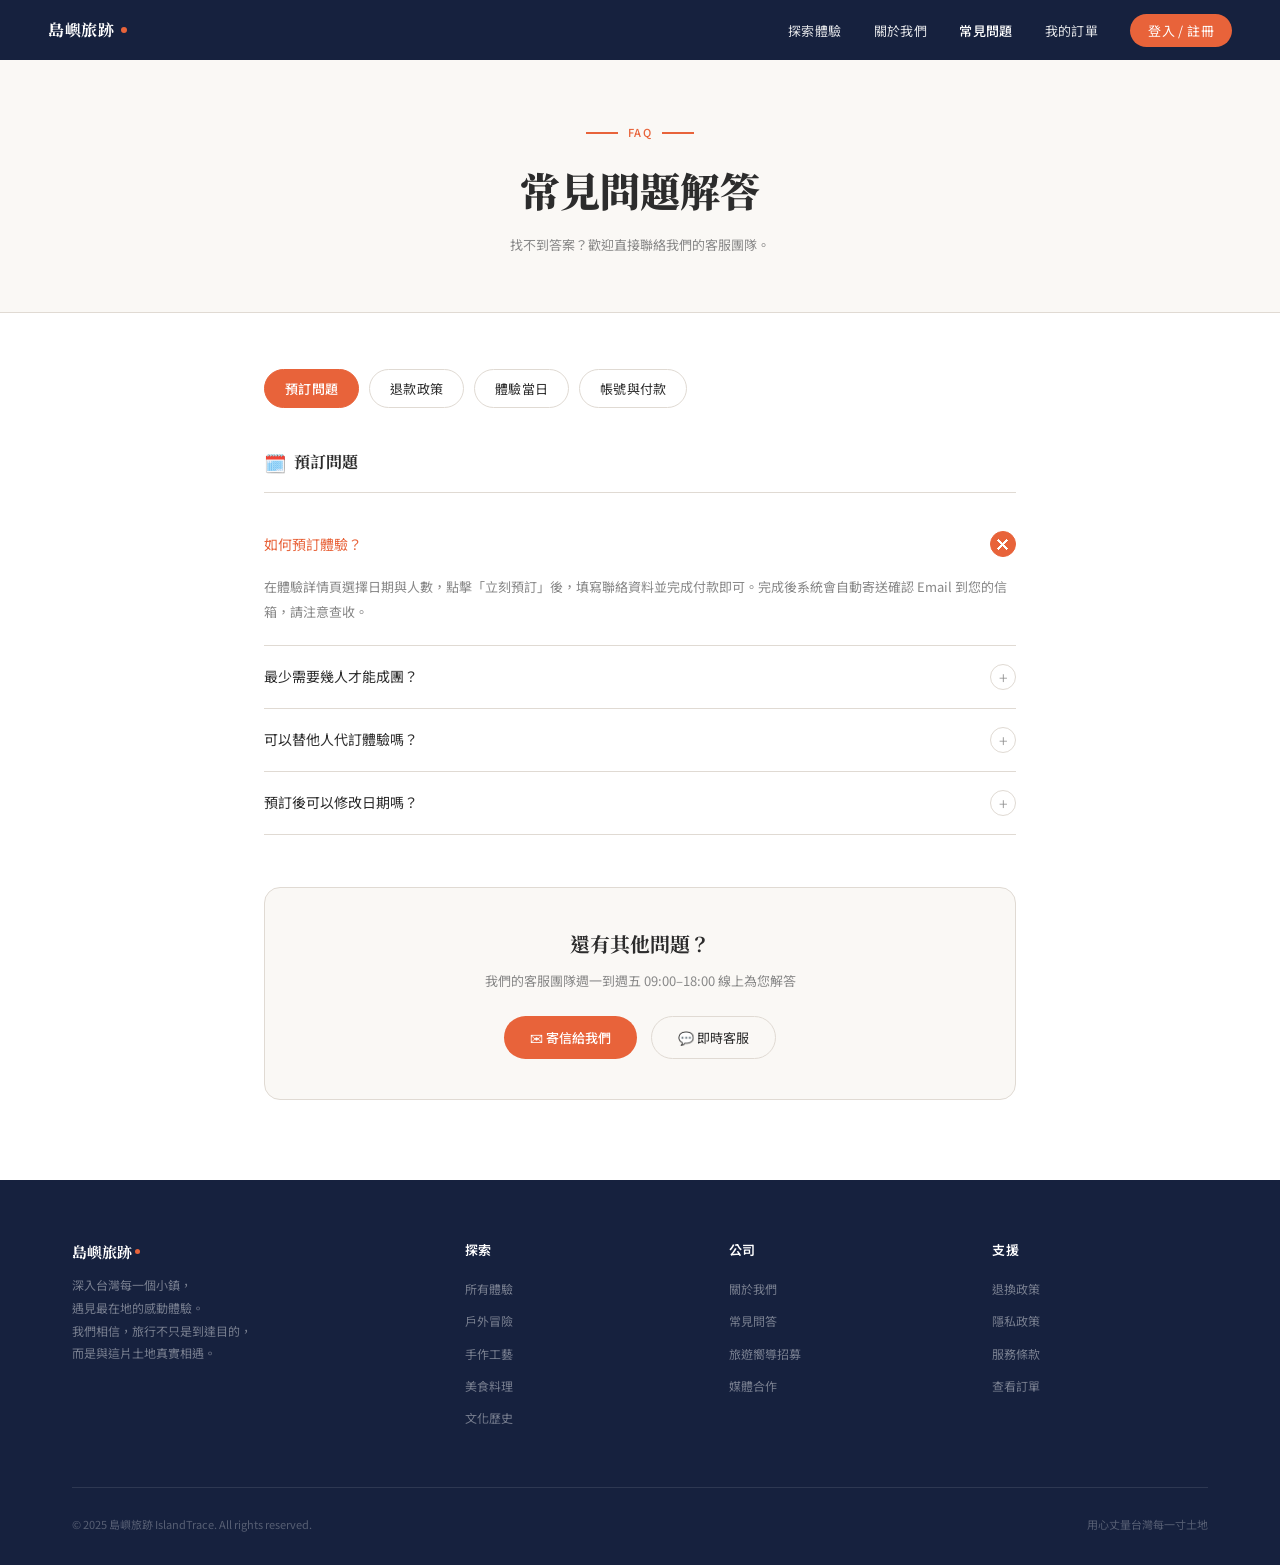
<file: faq.html>
<!DOCTYPE html>
<html lang="zh-TW">
<head>
  <meta charset="UTF-8" />
  <meta name="viewport" content="width=device-width, initial-scale=1.0" />
  <title>常見問題解答 — 島嶼旅跡 IslandTrace</title>
  <link rel="preconnect" href="https://fonts.googleapis.com" />
  <link rel="preconnect" href="https://fonts.gstatic.com" crossorigin />
  <link href="https://fonts.googleapis.com/css2?family=Noto+Serif+TC:wght@400;600;700;900&family=Noto+Sans+TC:wght@300;400;500;600&display=swap" rel="stylesheet" />
  <style>
    *, *::before, *::after { box-sizing: border-box; margin: 0; padding: 0; }

    :root {
      --orange: #E8633A;
      --orange-light: #F07A54;
      --dark: #1A1A2E;
      --navy: #16213E;
      --cream: #F5F0EB;
      --warm-white: #FAF8F5;
      --text-main: #2C2C2C;
      --text-muted: #888;
      --border: #E0DAD3;
      --star: #E8633A;
      --serif: 'Noto Serif TC', serif;
      --sans: 'Noto Sans TC', sans-serif;
    }

    html { scroll-behavior: smooth; }

    body {
      font-family: var(--sans);
      color: var(--text-main);
      background: #fff;
      font-size: 14px;
      line-height: 1.6;
      display: flex;
      flex-direction: column;
      min-height: 100vh;
    }

    a { text-decoration: none; color: inherit; }

    /* ===================== NAV ===================== */
    nav {
      position: fixed;
      top: 0; left: 0; right: 0;
      z-index: 100;
      display: flex;
      align-items: center;
      justify-content: space-between;
      padding: 0 48px;
      height: 60px;
      background: var(--navy);
      backdrop-filter: blur(12px);
      -webkit-backdrop-filter: blur(12px);
    }

    .nav-logo {
      font-family: var(--serif);
      font-size: 16px;
      font-weight: 700;
      color: #fff;
      letter-spacing: 0.04em;
      display: flex;
      align-items: center;
      gap: 4px;
    }

    .nav-logo .dot {
      width: 6px; height: 6px;
      background: var(--orange);
      border-radius: 50%;
      display: inline-block;
      margin-left: 2px;
    }

    .nav-links {
      display: flex;
      align-items: center;
      gap: 32px;
      list-style: none;
    }

    .nav-links a {
      color: rgba(255,255,255,0.88);
      font-size: 13px;
      font-weight: 400;
      letter-spacing: 0.03em;
      transition: color 0.2s;
    }
    .nav-links a:hover { color: #fff; }
    .nav-links a.active { color: #fff; font-weight: 500; }

    .nav-cta {
      background: var(--orange);
      color: #fff !important;
      padding: 7px 18px;
      border-radius: 20px;
      font-weight: 500;
      font-size: 13px;
      transition: background 0.2s;
    }
    .nav-cta:hover { background: var(--orange-light) !important; }

    /* ===================== MAIN ===================== */
    main {
      flex: 1;
      padding-top: 60px;
    }

    /* ===================== FAQ HERO ===================== */
    .faq-hero {
      background: var(--warm-white);
      text-align: center;
      padding: 64px 72px 56px;
      border-bottom: 1px solid var(--border);
    }

    .faq-hero-eyebrow {
      display: flex;
      align-items: center;
      justify-content: center;
      gap: 10px;
      font-size: 11px;
      color: var(--orange);
      letter-spacing: 0.12em;
      text-transform: uppercase;
      font-weight: 500;
      margin-bottom: 16px;
    }

    .faq-hero-eyebrow::before,
    .faq-hero-eyebrow::after {
      content: '';
      display: block;
      width: 32px; height: 1.5px;
      background: var(--orange);
    }

    .faq-hero h1 {
      font-family: var(--serif);
      font-size: clamp(28px, 4vw, 40px);
      font-weight: 900;
      color: var(--text-main);
      margin-bottom: 12px;
    }

    .faq-hero p {
      font-size: 13px;
      color: var(--text-muted);
      line-height: 1.7;
    }

    /* ===================== FAQ CONTENT ===================== */
    .faq-content {
      max-width: 800px;
      margin: 0 auto;
      padding: 56px 24px 80px;
    }

    /* ===================== TABS ===================== */
    .faq-tabs {
      display: flex;
      gap: 10px;
      flex-wrap: wrap;
      margin-bottom: 40px;
    }

    .tab-btn {
      padding: 9px 20px;
      border-radius: 24px;
      border: 1.5px solid var(--border);
      background: #fff;
      color: var(--text-main);
      font-size: 13px;
      font-family: var(--sans);
      font-weight: 400;
      cursor: pointer;
      transition: all 0.2s;
      letter-spacing: 0.02em;
    }

    .tab-btn:hover {
      border-color: var(--orange);
      color: var(--orange);
    }

    .tab-btn.active {
      background: var(--orange);
      border-color: var(--orange);
      color: #fff;
      font-weight: 500;
    }

    /* ===================== FAQ SECTION ===================== */
    .faq-section { display: none; }
    .faq-section.active { display: block; }

    .faq-section-title {
      display: flex;
      align-items: center;
      gap: 8px;
      font-family: var(--serif);
      font-size: 16px;
      font-weight: 700;
      color: var(--text-main);
      margin-bottom: 20px;
      padding-bottom: 16px;
      border-bottom: 1.5px solid var(--border);
    }

    .faq-section-title .section-icon {
      font-size: 18px;
    }

    /* ===================== ACCORDION ===================== */
    .accordion-item {
      border-bottom: 1px solid var(--border);
    }

    .accordion-header {
      display: flex;
      align-items: center;
      justify-content: space-between;
      padding: 18px 0;
      cursor: pointer;
      gap: 16px;
      transition: color 0.2s;
    }

    .accordion-header:hover .accordion-question {
      color: var(--orange);
    }

    .accordion-header.open .accordion-question {
      color: var(--orange);
    }

    .accordion-question {
      font-size: 14px;
      font-weight: 400;
      color: var(--text-main);
      transition: color 0.2s;
      line-height: 1.5;
    }

    .accordion-icon {
      width: 26px; height: 26px;
      border-radius: 50%;
      border: 1.5px solid var(--border);
      display: flex; align-items: center; justify-content: center;
      flex-shrink: 0;
      font-size: 16px;
      color: var(--text-muted);
      transition: all 0.2s;
      font-weight: 300;
      line-height: 1;
    }

    .accordion-header.open .accordion-icon {
      background: var(--orange);
      border-color: var(--orange);
      color: #fff;
      transform: rotate(0deg);
    }

    .accordion-body {
      display: none;
      padding: 0 0 20px;
    }

    .accordion-body.open {
      display: block;
    }

    .accordion-body p {
      font-size: 13px;
      color: var(--text-muted);
      line-height: 1.9;
    }

    /* ===================== CONTACT CARD ===================== */
    .contact-card {
      background: var(--warm-white);
      border: 1.5px solid var(--border);
      border-radius: 16px;
      padding: 40px 32px;
      text-align: center;
      margin-top: 52px;
    }

    .contact-card h3 {
      font-family: var(--serif);
      font-size: 20px;
      font-weight: 700;
      color: var(--text-main);
      margin-bottom: 10px;
    }

    .contact-card p {
      font-size: 13px;
      color: var(--text-muted);
      margin-bottom: 24px;
      line-height: 1.7;
    }

    .contact-actions {
      display: flex;
      justify-content: center;
      gap: 14px;
      flex-wrap: wrap;
    }

    .btn-primary {
      background: var(--orange);
      color: #fff;
      border: none;
      border-radius: 28px;
      padding: 12px 26px;
      font-size: 13px;
      font-weight: 500;
      cursor: pointer;
      font-family: var(--sans);
      display: flex;
      align-items: center;
      gap: 7px;
      transition: background 0.2s;
    }
    .btn-primary:hover { background: var(--orange-light); }

    .btn-outline-dark {
      background: transparent;
      color: var(--text-main);
      border: 1.5px solid var(--border);
      border-radius: 28px;
      padding: 11px 26px;
      font-size: 13px;
      font-weight: 400;
      cursor: pointer;
      font-family: var(--sans);
      display: flex;
      align-items: center;
      gap: 7px;
      transition: border-color 0.2s;
    }
    .btn-outline-dark:hover { border-color: var(--text-main); }

    /* ===================== FOOTER ===================== */
    footer {
      background: var(--navy);
      padding: 60px 72px 32px;
    }

    .footer-grid {
      display: grid;
      grid-template-columns: 1.6fr 1fr 1fr 1fr;
      gap: 48px;
      padding-bottom: 48px;
      border-bottom: 1px solid rgba(255,255,255,0.1);
    }

    .footer-brand .logo {
      font-family: var(--serif);
      font-size: 15px;
      font-weight: 700;
      color: #fff;
      margin-bottom: 6px;
      display: flex;
      align-items: center;
      gap: 3px;
    }

    .footer-brand .logo .dot {
      width: 5px; height: 5px;
      background: var(--orange);
      border-radius: 50%;
      display: inline-block;
    }

    .footer-brand p {
      font-size: 12px;
      color: rgba(255,255,255,0.42);
      line-height: 1.9;
      max-width: 220px;
      margin-top: 10px;
    }

    .footer-col h4 {
      font-size: 13px;
      font-weight: 600;
      color: #fff;
      margin-bottom: 16px;
      letter-spacing: 0.02em;
    }

    .footer-col ul { list-style: none; }

    .footer-col ul li { margin-bottom: 10px; }

    .footer-col ul li a {
      font-size: 12px;
      color: rgba(255,255,255,0.42);
      transition: color 0.2s;
    }
    .footer-col ul li a:hover { color: rgba(255,255,255,0.82); }

    .footer-bottom {
      display: flex;
      align-items: center;
      justify-content: space-between;
      padding-top: 28px;
    }

    .footer-bottom p { font-size: 11px; color: rgba(255,255,255,0.28); }
    .footer-bottom a { font-size: 11px; color: rgba(255,255,255,0.28); }
    .footer-bottom a:hover { color: rgba(255,255,255,0.6); }

    /* ===================== RESPONSIVE ===================== */
    @media (max-width: 1024px) {
      nav { padding: 0 28px; }
      .faq-hero { padding: 56px 36px 48px; }
      .faq-content { padding: 48px 36px 72px; }
      footer { padding: 48px 36px 24px; }
      .footer-grid { grid-template-columns: 1fr 1fr; gap: 32px; }
    }

    @media (max-width: 680px) {
      .nav-links { display: none; }
      .faq-hero { padding: 48px 20px 40px; }
      .faq-content { padding: 36px 20px 60px; }
      .contact-card { padding: 32px 20px; }
      footer { padding: 40px 20px 20px; }
      .footer-grid { grid-template-columns: 1fr 1fr; gap: 28px; }
      .footer-bottom { flex-direction: column; gap: 8px; text-align: center; }
    }
  </style>
</head>
<body>

  <!-- NAV -->
  <nav>
    <a href="index.html" class="nav-logo">
      島嶼旅跡<span class="dot"></span>
    </a>
    <ul class="nav-links">
      <li><a href="products.html">探索體驗</a></li>
      <li><a href="about.html">關於我們</a></li>
      <li><a href="faq.html" class="active">常見問題</a></li>
      <li><a href="profile-1.html">我的訂單</a></li>
      <li><a href="login.html" class="nav-cta">登入 / 註冊</a></li>
    </ul>
  </nav>

  <main>

    <!-- FAQ HERO -->
    <div class="faq-hero">
      <div class="faq-hero-eyebrow">FAQ</div>
      <h1>常見問題解答</h1>
      <p>找不到答案？歡迎直接聯絡我們的客服團隊。</p>
    </div>

    <!-- FAQ CONTENT -->
    <div class="faq-content">

      <!-- TABS -->
      <div class="faq-tabs">
        <button class="tab-btn active" data-target="booking">預訂問題</button>
        <button class="tab-btn" data-target="refund">退款政策</button>
        <button class="tab-btn" data-target="experience">體驗當日</button>
        <button class="tab-btn" data-target="payment">帳號與付款</button>
      </div>

      <!-- SECTION: 預訂問題 -->
      <div class="faq-section active" id="booking">
        <div class="faq-section-title">
          <span class="section-icon">🗓️</span> 預訂問題
        </div>

        <div class="accordion-item">
          <div class="accordion-header open" onclick="toggleAccordion(this)">
            <span class="accordion-question">如何預訂體驗？</span>
            <span class="accordion-icon">✕</span>
          </div>
          <div class="accordion-body open">
            <p>在體驗詳情頁選擇日期與人數，點擊「立刻預訂」後，填寫聯絡資料並完成付款即可。完成後系統會自動寄送確認 Email 到您的信箱，請注意查收。</p>
          </div>
        </div>

        <div class="accordion-item">
          <div class="accordion-header" onclick="toggleAccordion(this)">
            <span class="accordion-question">最少需要幾人才能成團？</span>
            <span class="accordion-icon">+</span>
          </div>
          <div class="accordion-body">
            <p>各體驗的最低成團人數不同，請在體驗詳情頁查看相關說明。通常 1–2 人即可成團，部分特殊體驗可能需要最低 3 人。若成團人數不足，我們會提前 3 天通知您並安排退款或改期。</p>
          </div>
        </div>

        <div class="accordion-item">
          <div class="accordion-header" onclick="toggleAccordion(this)">
            <span class="accordion-question">可以替他人代訂體驗嗎？</span>
            <span class="accordion-icon">+</span>
          </div>
          <div class="accordion-body">
            <p>可以！您可以為親友代訂體驗，填寫聯絡資料時請填寫實際參加者的姓名與聯絡電話，以便嚮導在當天確認身份。</p>
          </div>
        </div>

        <div class="accordion-item">
          <div class="accordion-header" onclick="toggleAccordion(this)">
            <span class="accordion-question">預訂後可以修改日期嗎？</span>
            <span class="accordion-icon">+</span>
          </div>
          <div class="accordion-body">
            <p>可以，在體驗日期前 72 小時內均可免費改期一次。請登入會員中心，進入「我的訂單」頁面操作，或聯絡客服協助處理。</p>
          </div>
        </div>
      </div>

      <!-- SECTION: 退款政策 -->
      <div class="faq-section" id="refund">
        <div class="faq-section-title">
          <span class="section-icon">💳</span> 退款政策
        </div>

        <div class="accordion-item">
          <div class="accordion-header" onclick="toggleAccordion(this)">
            <span class="accordion-question">如何申請退款？</span>
            <span class="accordion-icon">+</span>
          </div>
          <div class="accordion-body">
            <p>請登入會員中心，進入「我的訂單」頁面，選擇要取消的訂單後點選「申請退款」。退款金額將依照取消時間點計算，通常於 5–7 個工作天內退回原付款帳戶。</p>
          </div>
        </div>

        <div class="accordion-item">
          <div class="accordion-header" onclick="toggleAccordion(this)">
            <span class="accordion-question">退款的時間政策是什麼？</span>
            <span class="accordion-icon">+</span>
          </div>
          <div class="accordion-body">
            <p>體驗開始前 7 天以上取消：全額退款。體驗前 3–7 天取消：退款 50%。體驗前 3 天內取消：不予退款。如遇颱風或不可抗力因素，將另行評估全額退款。</p>
          </div>
        </div>

        <div class="accordion-item">
          <div class="accordion-header" onclick="toggleAccordion(this)">
            <span class="accordion-question">嚮導取消體驗時我可以退款嗎？</span>
            <span class="accordion-icon">+</span>
          </div>
          <div class="accordion-body">
            <p>若嚮導因故取消體驗，我們將全額退款給您，並優先協助安排相似的替代體驗。我們會在取消後 24 小時內主動與您聯繫。</p>
          </div>
        </div>
      </div>

      <!-- SECTION: 體驗當日 -->
      <div class="faq-section" id="experience">
        <div class="faq-section-title">
          <span class="section-icon">🗺️</span> 體驗當日
        </div>

        <div class="accordion-item">
          <div class="accordion-header" onclick="toggleAccordion(this)">
            <span class="accordion-question">我需要提前多久抵達集合地點？</span>
            <span class="accordion-icon">+</span>
          </div>
          <div class="accordion-body">
            <p>建議您提前 10–15 分鐘抵達集合地點，讓嚮導有足夠時間確認人數並進行行前說明。集合地點與時間將於確認 Email 中詳細說明。</p>
          </div>
        </div>

        <div class="accordion-item">
          <div class="accordion-header" onclick="toggleAccordion(this)">
            <span class="accordion-question">體驗需要攜帶什麼？</span>
            <span class="accordion-icon">+</span>
          </div>
          <div class="accordion-body">
            <p>不同體驗的裝備需求不同，請參考各體驗頁面的「注意事項」欄位。一般建議攜帶：個人證件、舒適的服裝與鞋子、飲用水，以及防曬用品（戶外體驗）。</p>
          </div>
        </div>

        <div class="accordion-item">
          <div class="accordion-header" onclick="toggleAccordion(this)">
            <span class="accordion-question">下雨天體驗還會舉辦嗎？</span>
            <span class="accordion-icon">+</span>
          </div>
          <div class="accordion-body">
            <p>一般室內體驗不受天氣影響。戶外體驗遇小雨通常照常進行，嚮導將視當天天氣狀況判斷是否調整行程。若遇颱風等惡劣天氣，我們會主動聯繫您安排改期或退款。</p>
          </div>
        </div>
      </div>

      <!-- SECTION: 帳號與付款 -->
      <div class="faq-section" id="payment">
        <div class="faq-section-title">
          <span class="section-icon">🔐</span> 帳號與付款
        </div>

        <div class="accordion-item">
          <div class="accordion-header" onclick="toggleAccordion(this)">
            <span class="accordion-question">支援哪些付款方式？</span>
            <span class="accordion-icon">+</span>
          </div>
          <div class="accordion-body">
            <p>目前支援信用卡（Visa、MasterCard、JCB）、LINE Pay、街口支付，以及銀行轉帳。所有付款流程均採 SSL 加密保護，安全有保障。</p>
          </div>
        </div>

        <div class="accordion-item">
          <div class="accordion-header" onclick="toggleAccordion(this)">
            <span class="accordion-question">我可以索取發票嗎？</span>
            <span class="accordion-icon">+</span>
          </div>
          <div class="accordion-body">
            <p>可以，付款完成後我們將自動開立電子發票並寄送至您的 Email。如需統編發票，請在結帳時填寫公司統一編號與抬頭。</p>
          </div>
        </div>

        <div class="accordion-item">
          <div class="accordion-header" onclick="toggleAccordion(this)">
            <span class="accordion-question">如何重設密碼？</span>
            <span class="accordion-icon">+</span>
          </div>
          <div class="accordion-body">
            <p>請點選登入頁面的「忘記密碼」，輸入您的註冊 Email 後，系統將寄送重設密碼連結至您的信箱。連結有效時間為 30 分鐘，請盡快完成操作。</p>
          </div>
        </div>
      </div>

      <!-- CONTACT CARD -->
      <div class="contact-card">
        <h3>還有其他問題？</h3>
        <p>我們的客服團隊週一到週五 09:00–18:00 線上為您解答</p>
        <div class="contact-actions">
          <button class="btn-primary">
            ✉ 寄信給我們
          </button>
          <button class="btn-outline-dark">
            💬 即時客服
          </button>
        </div>
      </div>

    </div>
  </main>

  <!-- FOOTER -->
  <footer>
    <div class="footer-grid">
      <div class="footer-brand">
        <div class="logo">島嶼旅跡<span class="dot"></span></div>
        <p>深入台灣每一個小鎮，<br>遇見最在地的感動體驗。<br>我們相信，旅行不只是到達目的，<br>而是與這片土地真實相遇。</p>
      </div>
      <div class="footer-col">
        <h4>探索</h4>
        <ul>
          <li><a href="products.html">所有體驗</a></li>
          <li><a href="products.html?category=戶外">戶外冒險</a></li>
          <li><a href="products.html?category=手作">手作工藝</a></li>
          <li><a href="products.html?category=美食">美食料理</a></li>
          <li><a href="products.html?category=文化">文化歷史</a></li>
        </ul>
      </div>
      <div class="footer-col">
        <h4>公司</h4>
        <ul>
          <li><a href="about.html">關於我們</a></li>
          <li><a href="faq.html">常見問答</a></li>
          <li><a href="index.html">旅遊嚮導招募</a></li>
          <li><a href="index.html">媒體合作</a></li>
        </ul>
      </div>
      <div class="footer-col">
        <h4>支援</h4>
        <ul>
          <li><a href="index.html">退換政策</a></li>
          <li><a href="index.html">隱私政策</a></li>
          <li><a href="index.html">服務條款</a></li>
          <li><a href="profile-1.html">查看訂單</a></li>
        </ul>
      </div>
    </div>
    <div class="footer-bottom">
      <p>© 2025 島嶼旅跡 IslandTrace. All rights reserved.</p>
      <a href="index.html">用心丈量台灣每一寸土地</a>
    </div>
  </footer>

  <script>
    // ===================== TABS =====================
    const tabBtns = document.querySelectorAll('.tab-btn');
    const faqSections = document.querySelectorAll('.faq-section');

    tabBtns.forEach(btn => {
      btn.addEventListener('click', () => {
        tabBtns.forEach(b => b.classList.remove('active'));
        faqSections.forEach(s => s.classList.remove('active'));
        btn.classList.add('active');
        document.getElementById(btn.dataset.target).classList.add('active');
      });
    });

    // ===================== ACCORDION =====================
    function toggleAccordion(header) {
      const body = header.nextElementSibling;
      const icon = header.querySelector('.accordion-icon');
      const isOpen = header.classList.contains('open');

      // Close all in same section
      const section = header.closest('.faq-section');
      section.querySelectorAll('.accordion-header.open').forEach(h => {
        if (h !== header) {
          h.classList.remove('open');
          h.nextElementSibling.classList.remove('open');
          h.querySelector('.accordion-icon').textContent = '+';
        }
      });

      if (isOpen) {
        header.classList.remove('open');
        body.classList.remove('open');
        icon.textContent = '+';
      } else {
        header.classList.add('open');
        body.classList.add('open');
        icon.textContent = '✕';
      }
    }
  </script>

</body>
</html>
</file>
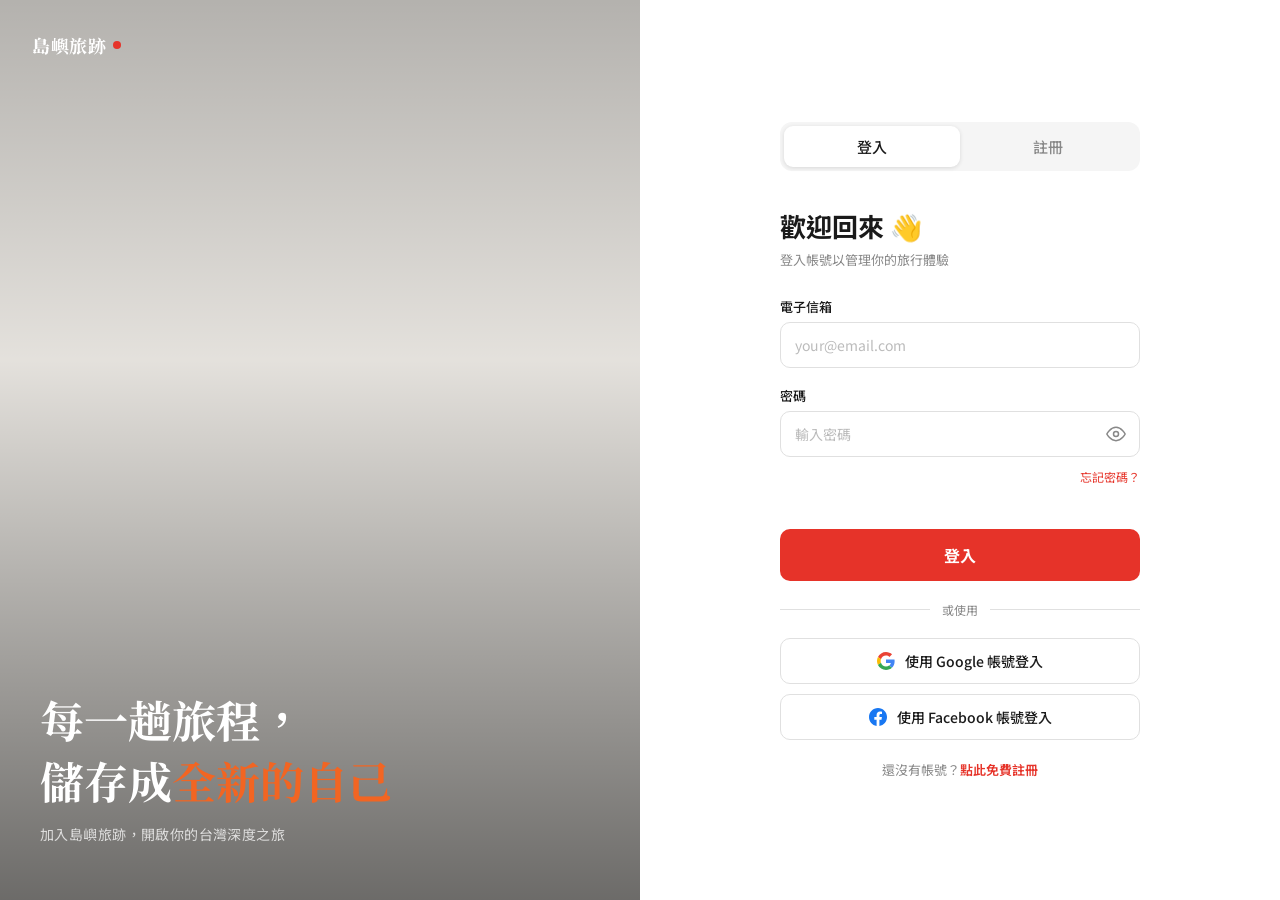
<file: login.html>
<!DOCTYPE html><html lang="zh-TW"><head>  <meta charset="UTF-8" />  <meta name="viewport" content="width=device-width, initial-scale=1.0" />  <title>島嶼旅跡 — 登入</title>  <link rel="preconnect" href="https://fonts.googleapis.com" />  <link rel="preconnect" href="https://fonts.gstatic.com" crossorigin />  <link href="https://fonts.googleapis.com/css2?family=Noto+Sans+TC:wght=300;400;500;700&family=Noto+Serif+TC:wght=400;700&display=swap" rel="stylesheet" />  <style>    *, *::before, *::after { box-sizing: border-box; margin: 0; padding: 0; }
    :root {      --red:       #E63329;      --red-dark:  #c0271d;      --orange:    #F26522;      --text:      #1a1a1a;      --muted:     #888;      --border:    #e0e0e0;      --bg:        #ffffff;      --tab-bg:    #f5f5f5;    }
    html, body {      height: 100%;      font-family: 'Noto Sans TC', sans-serif;      color: var(--text);      background: #f0ede8;    }
    /* ── Layout ── */    .page {      display: grid;      grid-template-columns: 1fr 1fr;      min-height: 100vh;    }
    /* ── Left hero panel ── */    .hero {      position: relative;      overflow: hidden;    }
    .hero__photo {      position: absolute;      inset: 0;      background:        linear-gradient(to bottom, rgba(0,0,0,.25) 0%, rgba(0,0,0,.05) 40%, rgba(0,0,0,.55) 100%),        url('https://images.unsplash.com/photo-1436491865332-7a61a109cc05?w=1200&q=80') center/cover no-repeat;    }
    .hero__logo {      position: absolute; top: 32px; left: 32px; font-family: 'Noto Serif TC', serif; font-size: 18px; font-weight: 700; color: #fff; letter-spacing: .04em; display: flex; align-items: center; gap: 6px;    }
    .hero__logo .dot { width: 8px; height: 8px; border-radius: 50%; background: var(--red); }
    .hero__copy { position: absolute; bottom: 56px; left: 40px; right: 40px; }
    .hero__tagline { font-family: 'Noto Serif TC', serif; font-size: clamp(28px, 3.5vw, 44px); font-weight: 700; color: #fff; line-height: 1.4; margin-bottom: 12px; }
    .hero__tagline .accent { color: var(--orange); }
    .hero__sub { font-size: 14px; color: rgba(255,255,255,.75); letter-spacing: .03em; }
    /* ── Right panel ── */    .form-panel { background: var(--bg); display: flex; align-items: center; justify-content: center; padding: 60px 40px; }
    .form-inner { width: 100%; max-width: 360px; }
    /* Tabs */    .tabs { display: grid; grid-template-columns: 1fr 1fr; background: var(--tab-bg); border-radius: 12px; padding: 4px; margin-bottom: 36px; }
    .tab { border: none; background: transparent; border-radius: 9px; padding: 10px; font-family: 'Noto Sans TC', sans-serif; font-size: 15px; font-weight: 500; color: var(--muted); cursor: pointer; transition: background .2s, color .2s, box-shadow .2s; }
    .tab.active { background: #fff; color: var(--text); box-shadow: 0 1px 4px rgba(0,0,0,.12); }
    /* Welcome */    .welcome-heading { font-size: 26px; font-weight: 700; margin-bottom: 6px; display: flex; align-items: center; gap: 8px; }
    .welcome-sub { font-size: 13px; color: var(--muted); margin-bottom: 28px; }
    /* Fields */    .field { margin-bottom: 18px; }
    .field label { display: block; font-size: 13px; font-weight: 500; margin-bottom: 6px; }
    .input-wrap { position: relative; }
    .input-wrap input { width: 100%; border: 1.5px solid var(--border); border-radius: 10px; padding: 12px 44px 12px 14px; font-size: 14px; font-family: 'Noto Sans TC', sans-serif; color: var(--text); background: #fff; outline: none; transition: border-color .2s; }
    .input-wrap input::placeholder { color: #bbb; }
    .input-wrap input:focus { border-color: var(--red); }
    .toggle-pw { position: absolute; right: 14px; top: 50%; transform: translateY(-50%); background: none; border: none; cursor: pointer; color: var(--muted); display: flex; align-items: center; }
    /* Forgot */    .forgot-row { text-align: right; margin-top: 6px; }
    .forgot-row a { font-size: 12px; color: var(--red); text-decoration: none; }
    .forgot-row a:hover { text-decoration: underline; }
    /* Primary btn */    .btn-primary { width: 100%; background: var(--red); color: #fff; border: none; border-radius: 10px; padding: 14px; font-size: 16px; font-weight: 700; font-family: 'Noto Sans TC', sans-serif; cursor: pointer; margin-top: 24px; transition: background .2s, transform .1s; }
    .btn-primary:hover { background: var(--red-dark); } .btn-primary:active { transform: scale(.98); }
    /* Divider */    .divider { display: flex; align-items: center; gap: 12px; margin: 20px 0; color: var(--muted); font-size: 12px; } .divider::before, .divider::after { content: ''; flex: 1; height: 1px; background: var(--border); }
    /* Social btns */    .btn-social { width: 100%; display: flex; align-items: center; justify-content: center; gap: 10px; border: 1.5px solid var(--border); border-radius: 10px; padding: 12px; font-size: 14px; font-family: 'Noto Sans TC', sans-serif; font-weight: 500; background: #fff; color: var(--text); cursor: pointer; margin-bottom: 10px; transition: border-color .2s, background .2s; }
    .btn-social:hover { border-color: #bbb; background: #fafafa; }
    /* Register link */    .register-row { text-align: center; margin-top: 20px; font-size: 13px; color: var(--muted); }
    .register-row a { color: var(--red); font-weight: 600; text-decoration: none; }
    .register-row a:hover { text-decoration: underline; }
    /* ── Responsive ── */    @media (max-width: 768px) { .page { grid-template-columns: 1fr; } .hero { min-height: 220px; } .hero__copy { bottom: 28px; left: 24px; right: 24px; } .form-panel { padding: 40px 24px; } }
    /* Eye icon SVG */    .eye-icon { pointer-events: none; }  </style></head><body>
<div class="page">
  <div class="hero">    <div class="hero__photo"></div>
    <div class="hero__logo">島嶼旅跡<span class="dot"></span></div>
    <div class="hero__copy">
      <p class="hero__tagline">每一趟旅程，<br>儲存成<span class="accent">全新的自己</span></p>
      <p class="hero__sub">加入島嶼旅跡，開啟你的台灣深度之旅</p>
    </div>  </div>
  <div class="form-panel">    <div class="form-inner">
      <div class="tabs" role="tablist">
        <button class="tab active" role="tab" aria-selected="true" id="tab-login" onclick="switchTab('login')">登入</button>
        <button class="tab" role="tab" aria-selected="false" id="tab-register" onclick="switchTab('register')">註冊</button>
      </div>
      <div id="panel-login">
        <h1 class="welcome-heading">歡迎回來 👋</h1>
        <p class="welcome-sub">登入帳號以管理你的旅行體驗</p>
        <div class="field">          <label for="email">電子信箱</label>
          <div class="input-wrap">
            <input type="email" id="email" placeholder="your@email.com" autocomplete="email" />
          </div>        </div>
        <div class="field">          <label for="password">密碼</label>
          <div class="input-wrap">            <input type="password" id="password" placeholder="輸入密碼" autocomplete="current-password" />
            <button class="toggle-pw" onclick="togglePw()" aria-label="顯示／隱藏密碼" type="button">
              <svg class="eye-icon" width="20" height="20" viewBox="0 0 24 24" fill="none" stroke="currentColor" stroke-width="1.8" stroke-linecap="round" stroke-linejoin="round">
                <path d="M1 12s4-8 11-8 11 8 11 8-4 8-11 8-11-8-11-8z"/>                <circle cx="12" cy="12" r="3"/>
              </svg>            </button>          </div>          <div class="forgot-row"><a href="#">忘記密碼？</a></div>        </div>
        <button class="btn-primary" id="btn-login-submit">登入</button>
        <div class="divider">或使用</div>
        <button class="btn-social">
          <svg width="18" height="18" viewBox="0 0 48 48">
            <path fill="#EA4335" d="M24 9.5c3.54 0 6.71 1.22 9.21 3.6l6.85-6.85C35.9 2.38 30.47 0 24 0 14.62 0 6.51 5.38 2.56 13.22l7.98 6.19C12.43 13.72 17.74 9.5 24 9.5z"/>            <path fill="#4285F4" d="M46.98 24.55c0-1.57-.15-3.09-.38-4.55H24v9.02h12.94c-.58 2.96-2.26 5.48-4.78 7.18l7.73 6c4.51-4.18 7.09-10.36 7.09-17.65z"/>            <path fill="#FBBC05" d="M10.53 28.59c-.48-1.45-.76-2.99-.76-4.59s.27-3.14.76-4.59l-7.98-6.19C.92 16.46 0 20.12 0 24c0 3.88.92 7.54 2.56 10.78l7.97-6.19z"/>            <path fill="#34A853" d="M24 48c6.48 0 11.93-2.13 15.89-5.81l-7.73-6c-2.18 1.48-4.97 2.31-8.16 2.31-6.26 0-11.57-4.22-13.47-9.91l-7.98 6.19C6.51 42.62 14.62 48 24 48z"/>
          </svg> 使用 Google 帳號登入        </button>
        <button class="btn-social">
          <svg width="18" height="18" viewBox="0 0 24 24" fill="#1877F2">
            <path d="M24 12.073C24 5.405 18.627 0 12 0S0 5.405 0 12.073C0 18.1 4.388 23.094 10.125 24v-8.437H7.078v-3.49h3.047V9.41c0-3.025 1.792-4.697 4.533-4.697 1.312 0 2.686.235 2.686.235v2.97h-1.513c-1.491 0-1.956.93-1.956 1.886v2.268h3.328l-.532 3.49h-2.796V24C19.612 23.094 24 18.1 24 12.073z"/>
          </svg> 使用 Facebook 帳號登入        </button>
        <p class="register-row">還沒有帳號？<a href="#" onclick="switchTab('register'); return false;">點此免費註冊</a></p>      </div>
      <div id="panel-register" style="display:none;">
        <h1 class="welcome-heading">建立帳號 ✈️</h1>
        <p class="welcome-sub">免費加入，開啟你的台灣深度旅行</p>
        <div class="field">          <label for="reg-name">姓名</label>
          <div class="input-wrap">            <input type="text" id="reg-name" placeholder="你的姓名" autocomplete="name" />
          </div>        </div>
        <div class="field">          <label for="reg-email">電子信箱</label>
          <div class="input-wrap">            <input type="email" id="reg-email" placeholder="your@email.com" autocomplete="email" />
          </div>        </div>
        <div class="field">          <label for="reg-password">密碼</label>
          <div class="input-wrap">            <input type="password" id="reg-password" placeholder="設定密碼（至少 8 位）" autocomplete="new-password" />
          </div>        </div>
        <button class="btn-primary" id="btn-reg-submit">免費註冊</button>
        <div class="divider">或使用</div>
        <button class="btn-social">
          <svg width="18" height="18" viewBox="0 0 48 48">
            <path fill="#EA4335" d="M24 9.5c3.54 0 6.71 1.22 9.21 3.6l6.85-6.85C35.9 2.38 30.47 0 24 0 14.62 0 6.51 5.38 2.56 13.22l7.98 6.19C12.43 13.72 17.74 9.5 24 9.5z"/>            <path fill="#4285F4" d="M46.98 24.55c0-1.57-.15-3.09-.38-4.55H24v9.02h12.94c-.58 2.96-2.26 5.48-4.78 7.18l7.73 6c4.51-4.18 7.09-10.36 7.09-17.65z"/>            <path fill="#FBBC05" d="M10.53 28.59c-.48-1.45-.76-2.99-.76-4.59s.27-3.14.76-4.59l-7.98-6.19C.92 16.46 0 20.12 0 24c0 3.88.92 7.54 2.56 10.78l7.97-6.19z"/>            <path fill="#34A853" d="M24 48c6.48 0 11.93-2.13 15.89-5.81l-7.73-6c-2.18 1.48-4.97 2.31-8.16 2.31-6.26 0-11.57-4.22-13.47-9.91l-7.98 6.19C6.51 42.62 14.62 48 24 48z"/>
          </svg> 使用 Google 帳號註冊        </button>
        <p class="register-row">已有帳號？<a href="#" onclick="switchTab('login'); return false;">立即登入</a></p>      </div>    </div>  </div></div>
<script>
  function switchTab(tab) {
    const loginTab   = document.getElementById('tab-login');
    const registerTab = document.getElementById('tab-register');
    const loginPanel  = document.getElementById('panel-login');
    const registerPanel = document.getElementById('panel-register');
    if (tab === 'login') {
      loginTab.classList.add('active'); loginTab.setAttribute('aria-selected', 'true');
      registerTab.classList.remove('active'); registerTab.setAttribute('aria-selected', 'false');
      loginPanel.style.display = ''; registerPanel.style.display = 'none';
    } else {
      registerTab.classList.add('active'); registerTab.setAttribute('aria-selected', 'true');
      loginTab.classList.remove('active'); loginTab.setAttribute('aria-selected', 'false');
      registerPanel.style.display = ''; loginPanel.style.display = 'none';
    }
  }

  function togglePw() {
    const pw = document.getElementById('password');
    pw.type = pw.type === 'password' ? 'text' : 'password';
  }

  // ── 使用 DOM 事件監聽，確保 100% 觸發 ──
  document.addEventListener('DOMContentLoaded', function() {
    
    // 1. 監聽登入按鈕
    const loginBtn = document.getElementById('btn-login-submit');
    if(loginBtn) {
      loginBtn.addEventListener('click', function() {
        const email = document.getElementById('email').value.trim();
        const password = document.getElementById('password').value;

        // 檢查是否為空
        if (!email || !password) {
          alert('請填寫電子信箱與密碼');
          return;
        }

        // 核心關鍵：檢查信箱字元有沒有包含 @
        if (!email.includes('@')) {
          alert('錯誤：電子信箱格式不正確，請輸入包含 @ 的信箱帳號');
          return;
        }

        alert('登入成功！歡迎回來 👋');
      });
    }

    // 2. 監聽註冊按鈕
    const regBtn = document.getElementById('btn-reg-submit');
    if(regBtn) {
      regBtn.addEventListener('click', function() {
        const name = document.getElementById('reg-name').value.trim();
        const email = document.getElementById('reg-email').value.trim();
        const password = document.getElementById('reg-password').value;

        if (!name || !email || !password) {
          alert('請填寫所有欄位資料');
          return;
        }

        // 註冊信箱同步檢查有沒有 @
        if (!email.includes('@')) {
          alert('錯誤：註冊電子信箱格式不正確，請輸入包含 @ 的信箱帳號');
          return;
        }

        alert('註冊成功！準備開啟旅程 ✈️');
      });
    }
  });
</script>
</body></html>
</file>
